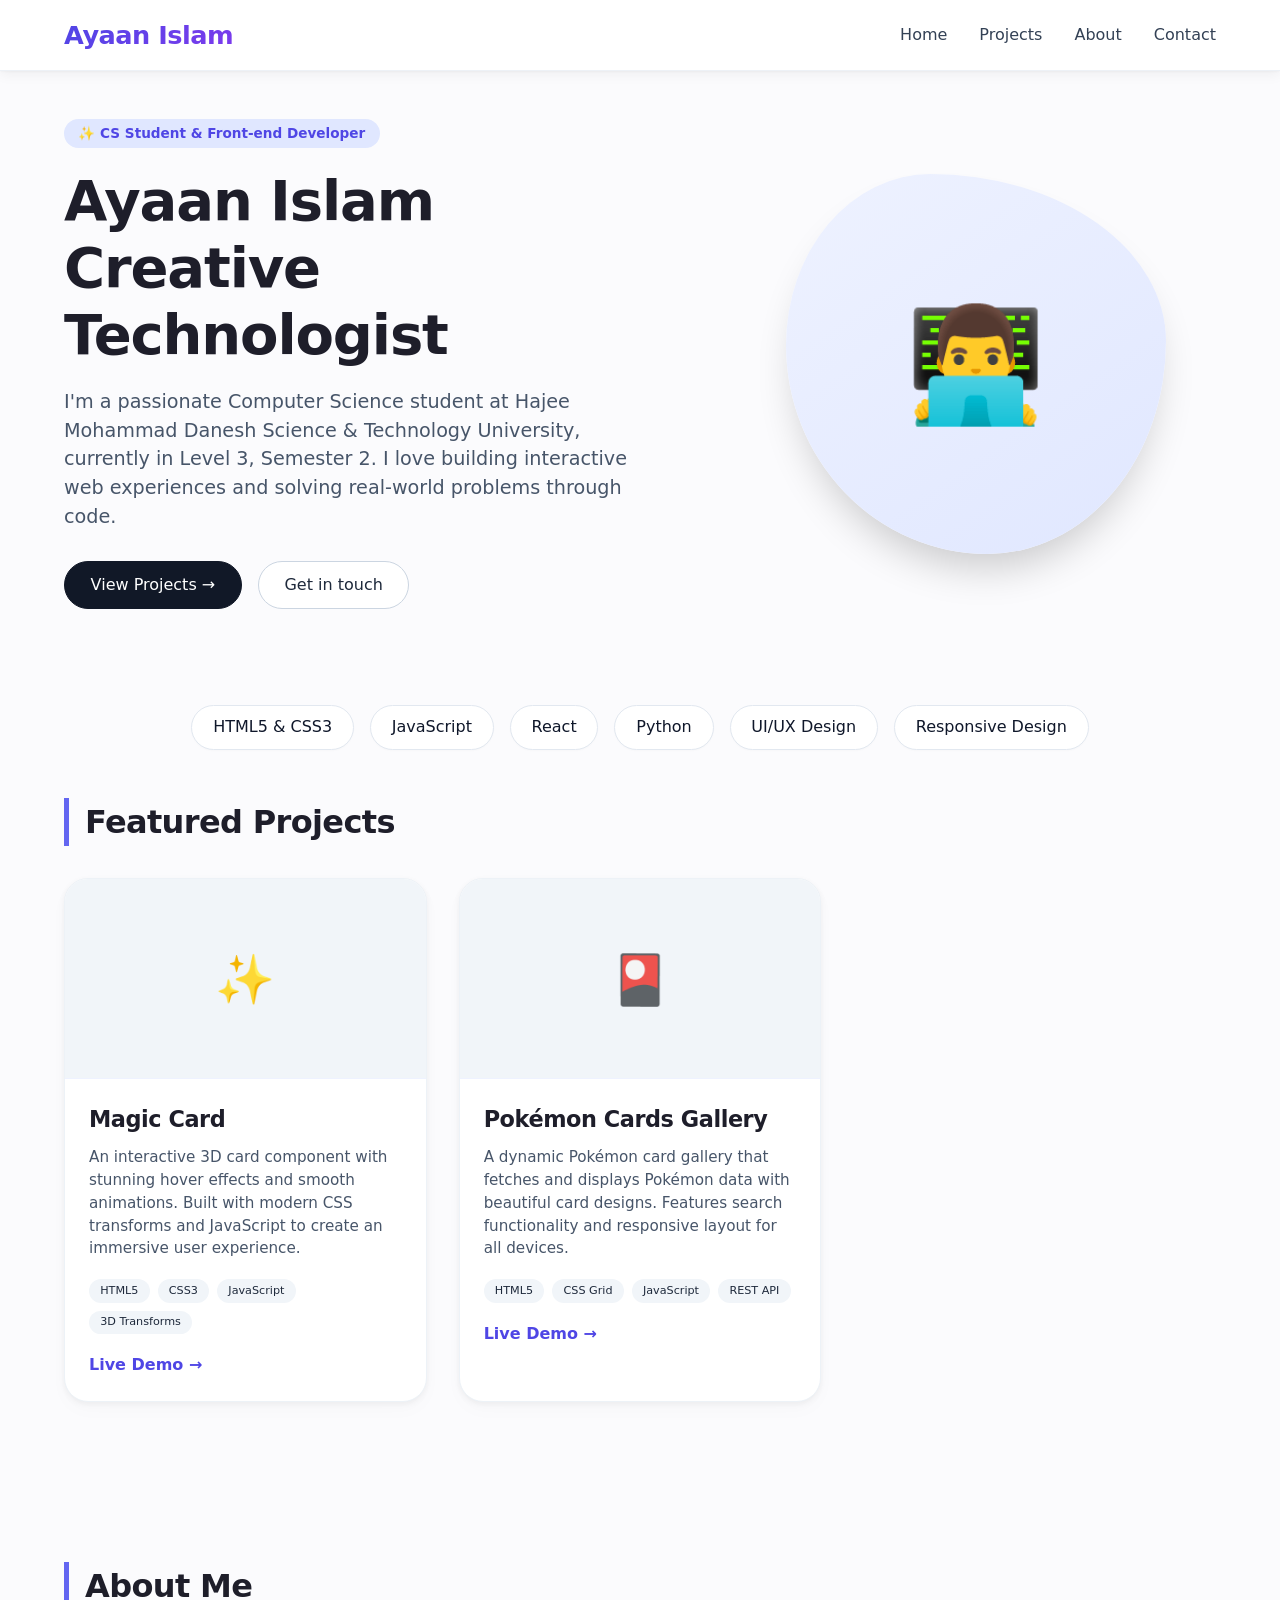
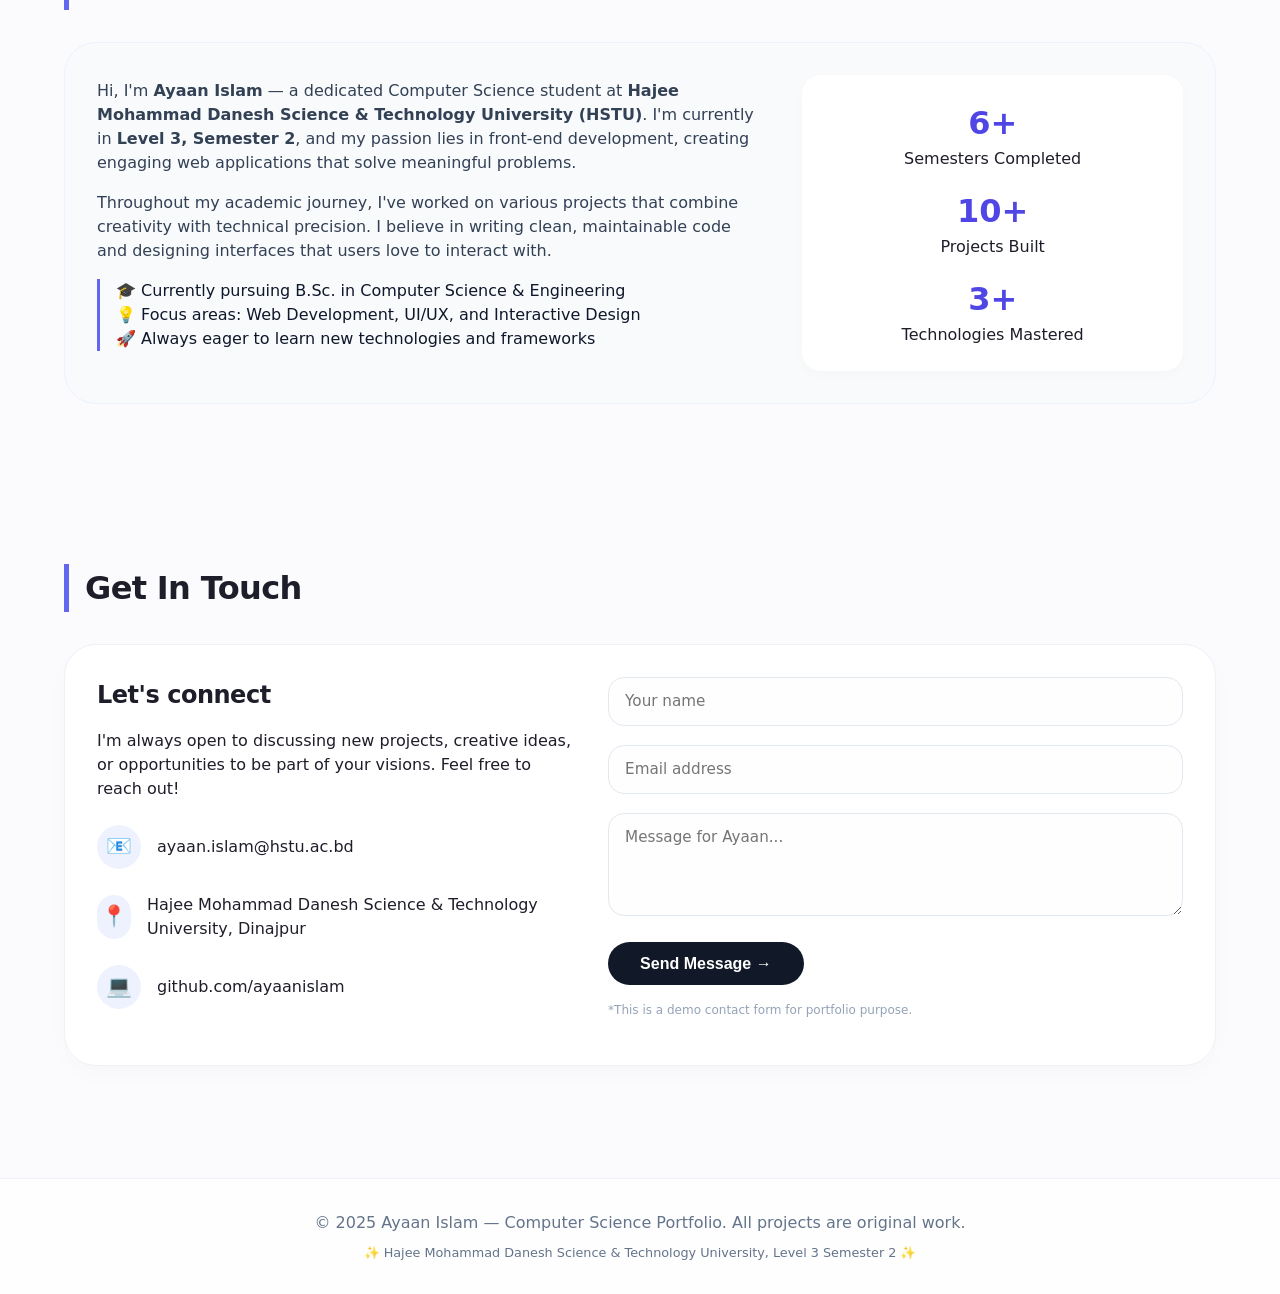
<file: index.html>
<!DOCTYPE html>
<html lang="en">
<head>
  <meta charset="UTF-8">
  <meta name="viewport" content="width=device-width, initial-scale=1.0, viewport-fit=cover">
  <title>Ayaan Islam | Computer Science Portfolio</title>
  <!-- External CSS -->
  <link rel="stylesheet" href="style.css">
  
  <style>
    /* Override avatar size to make it bigger */
    .avatar {
      width: 380px !important;
      height: 380px !important;
      font-size: 7rem !important;
    }
  
    /* Adjust for mobile screens */
    @media (max-width: 768px) {
      .avatar {
        width: 260px !important;
        height: 260px !important;
        font-size: 5rem !important;
      }
    }
  </style>

</head>
<body>
  <nav class="navbar">
    <div class="nav-container">
      <div class="logo">Ayaan Islam</div>
      <ul class="nav-links">
        <li><a href="#home">Home</a></li>
        <li><a href="#projects">Projects</a></li>
        <li><a href="#about">About</a></li>
        <li><a href="#contact">Contact</a></li>
      </ul>
    </div>
  </nav>

  <main>
    <!-- Hero / Home Section -->
    <section id="home" class="section">
      <div class="container hero">
        <div class="hero-content">
          <span class="hero-badge">✨ CS Student & Front-end Developer</span>
          <h1>Ayaan Islam<br>Creative Technologist</h1>
          <p>I'm a passionate Computer Science student at Hajee Mohammad Danesh Science & Technology University, currently in Level 3, Semester 2. I love building interactive web experiences and solving real-world problems through code.</p>
          <div class="btn-group">
            <a href="#projects" class="btn btn-primary">View Projects →</a>
            <a href="#contact" class="btn btn-outline">Get in touch</a>
          </div>
        </div>
        <div class="hero-image">
          <div class="avatar">
            <span>👨‍💻</span>
          </div>
        </div>
      </div>
    </section>

    <!-- Skills highlight -->
    <div class="container" style="margin-bottom: -2rem;">
      <div class="skills-grid" style="justify-content: center;">
        <span class="skill-tag">HTML5 & CSS3</span>
        <span class="skill-tag">JavaScript</span>
        <span class="skill-tag">React</span>
        <span class="skill-tag">Python</span>
        <span class="skill-tag">UI/UX Design</span>
        <span class="skill-tag">Responsive Design</span>
      </div>
    </div>

    <!-- Projects Section -->
    <section id="projects" class="section">
      <div class="container">
        <h2>Featured Projects</h2>
        <div class="projects-grid">
          <!-- Project 1 - Magic Card -->
          <div class="project-card">
            <div class="card-img">✨</div>
            <div class="card-content">
              <h3>Magic Card</h3>
              <p>An interactive 3D card component with stunning hover effects and smooth animations. Built with modern CSS transforms and JavaScript to create an immersive user experience.</p>
              <div class="tech-stack">
                <span class="tech">HTML5</span>
                <span class="tech">CSS3</span>
                <span class="tech">JavaScript</span>
                <span class="tech">3D Transforms</span>
              </div>
              <a href="index1.html" class="card-link" target="_blank">Live Demo →</a>
            </div>
          </div>
          <!-- Project 2 - Pokemon Cards -->
          <div class="project-card">
            <div class="card-img">🎴</div>
            <div class="card-content">
              <h3>Pokémon Cards Gallery</h3>
              <p>A dynamic Pokémon card gallery that fetches and displays Pokémon data with beautiful card designs. Features search functionality and responsive layout for all devices.</p>
              <div class="tech-stack">
                <span class="tech">HTML5</span>
                <span class="tech">CSS Grid</span>
                <span class="tech">JavaScript</span>
                <span class="tech">REST API</span>
              </div>
              <a href="index2.html" class="card-link" target="_blank">Live Demo →</a>
            </div>
          </div>
        </div>
      </div>
    </section>

    <!-- About Section - University Details -->
    <section id="about" class="section">
      <div class="container">
        <h2>About Me</h2>
        <div class="about-wrapper">
          <div class="about-text">
            <p>Hi, I'm <strong>Ayaan Islam</strong> — a dedicated Computer Science student at <strong>Hajee Mohammad Danesh Science & Technology University (HSTU)</strong>. I'm currently in <strong>Level 3, Semester 2</strong>, and my passion lies in front-end development, creating engaging web applications that solve meaningful problems.</p>
            <p>Throughout my academic journey, I've worked on various projects that combine creativity with technical precision. I believe in writing clean, maintainable code and designing interfaces that users love to interact with.</p>
            <div class="about-highlight">
              🎓 Currently pursuing B.Sc. in Computer Science & Engineering<br>
              💡 Focus areas: Web Development, UI/UX, and Interactive Design<br>
              🚀 Always eager to learn new technologies and frameworks
            </div>
          </div>
          <div class="about-stats">
            <div class="stat">
              <div class="stat-number">6+</div>
              <div>Semesters Completed</div>
            </div>
            <div class="stat">
              <div class="stat-number">10+</div>
              <div>Projects Built</div>
            </div>
            <div class="stat">
              <div class="stat-number">3+</div>
              <div>Technologies Mastered</div>
            </div>
          </div>
        </div>
      </div>
    </section>

    <!-- Contact Section -->
    <section id="contact" class="section">
      <div class="container">
        <h2>Get In Touch</h2>
        <div class="contact-grid">
          <div class="contact-info">
            <h3>Let's connect</h3>
            <p>I'm always open to discussing new projects, creative ideas, or opportunities to be part of your visions. Feel free to reach out!</p>
            <div class="contact-detail">
              <div class="contact-icon">📧</div>
              <div>ayaan.islam@hstu.ac.bd</div>
            </div>
            <div class="contact-detail">
              <div class="contact-icon">📍</div>
              <div>Hajee Mohammad Danesh Science & Technology University, Dinajpur</div>
            </div>
            <div class="contact-detail">
              <div class="contact-icon">💻</div>
              <div>github.com/ayaanislam</div>
            </div>
          </div>
          <div class="contact-form">
            <form id="demo-form" action="#" method="post">
              <div class="form-group">
                <input type="text" placeholder="Your name" required>
              </div>
              <div class="form-group">
                <input type="email" placeholder="Email address" required>
              </div>
              <div class="form-group">
                <textarea rows="4" placeholder="Message for Ayaan..."></textarea>
              </div>
              <button type="submit" id="submitBtn">Send Message →</button>
            </form>
            <p style="font-size:0.75rem; margin-top:1rem; color:#94a3b8;">*This is a demo contact form for portfolio purpose.</p>
          </div>
        </div>
      </div>
    </section>
  </main>

  <footer>
    <div class="container">
      <p>© 2025 Ayaan Islam — Computer Science Portfolio. All projects are original work.</p>
      <p style="margin-top: 0.5rem; font-size: 0.8rem;">✨ Hajee Mohammad Danesh Science & Technology University, Level 3 Semester 2 ✨</p>
    </div>
  </footer>

  <!-- Simple form interaction -->
  <script>
    (function() {
      const form = document.getElementById('demo-form');
      if(form) {
        form.addEventListener('submit', function(e) {
          e.preventDefault();
          const inputs = form.querySelectorAll('input, textarea');
          let hasEmpty = false;
          inputs.forEach(inp => {
            if(inp.value.trim() === '') hasEmpty = true;
          });
          if(hasEmpty) {
            alert('✨ Please fill in all fields before sending.');
          } else {
            alert('🌟 Thanks for reaching out, Ayaan will get back to you soon!');
            form.reset();
          }
        });
      }
    })();
  </script>
</body>
</html>
</file>
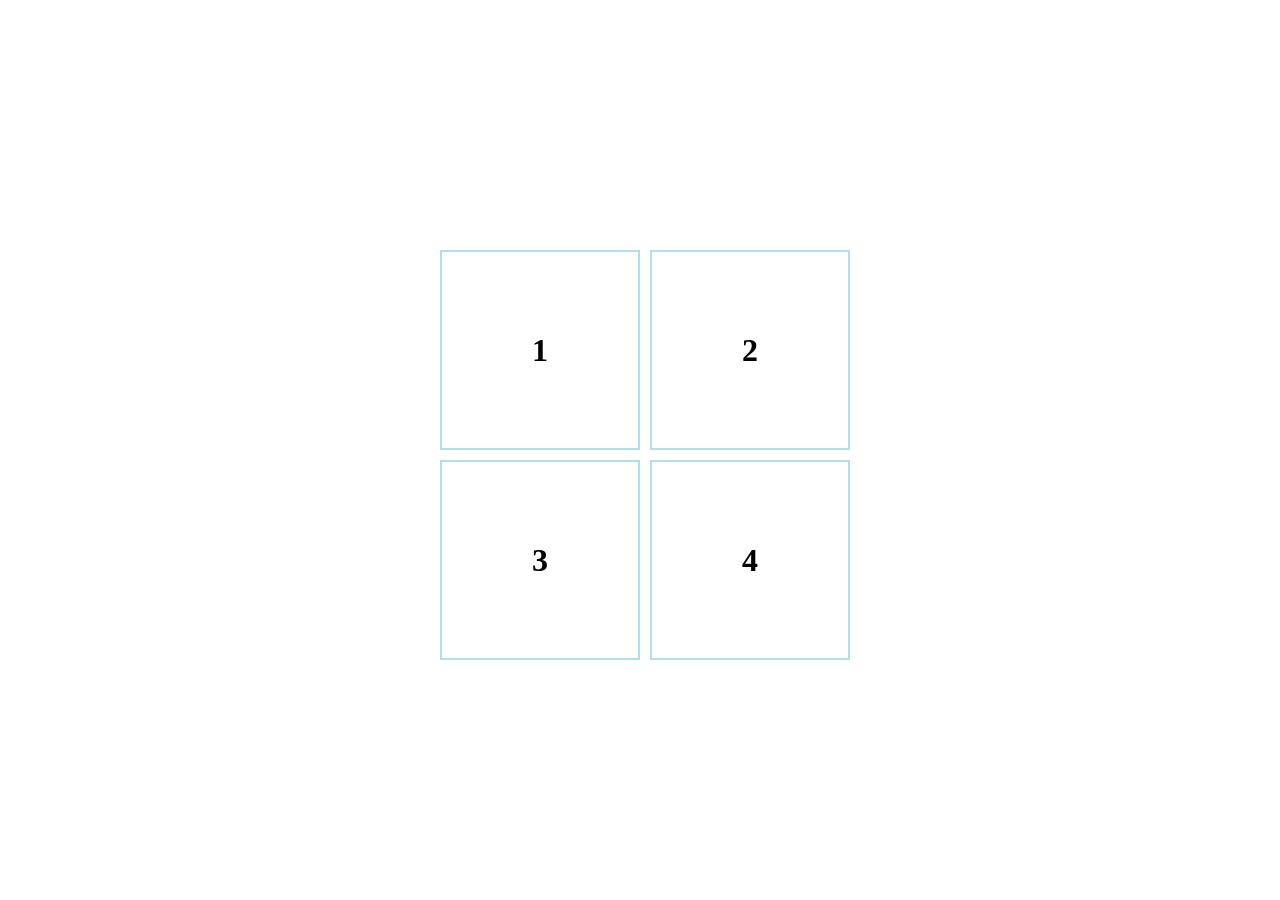
<file: index1.html>
<!doctype html>
<html lang="en">
  <head>
    <meta charset="UTF-8" />
    <meta name="viewport" content="width=device-width, initial-scale=1.0" />
    <title>Document</title>
    <link
      rel="icon"
      type="image/x-icon"
      href="[data-uri]"
    />
    <link rel="stylesheet" href="style1.css" />
  </head>
  <body>
    <div id="main">
      <div id="box">
        <div class="rect">
          <div class="shape" id="sq1"><h1>1</h1></div>
          <div class="shape" id="sq2"><h1>2</h1></div>
        </div>
        <div class="rect">
          <div class="shape" id="sq3"><h1>3</h1></div>
          <div class="shape" id="sq4"><h1>4</h1></div>
        </div>
      </div>
    </div>

    <script src="script1.js"></script>
  </body>
</html>
</file>
<file: style.css>
/* ---------- RESET & GLOBAL ---------- */
* {
  margin: 0;
  padding: 0;
  box-sizing: border-box;
}

body {
  background: #fbfbfd;
  font-family: 'Inter', system-ui, -apple-system, 'Segoe UI', Roboto, Helvetica, sans-serif;
  color: #1e1e2a;
  line-height: 1.5;
  scroll-behavior: smooth;
}

/* custom smooth scroll offset for anchor links */
html {
  scroll-padding-top: 5rem;
}

/* container utility */
.container {
  max-width: 1200px;
  margin: 0 auto;
  padding: 0 1.5rem;
}

/* ---------- TYPOGRAPHY ---------- */
h1, h2, h3 {
  font-weight: 600;
  letter-spacing: -0.02em;
}

h1 {
  font-size: 3.5rem;
  line-height: 1.2;
}

h2 {
  font-size: 2rem;
  margin-bottom: 2rem;
  border-left: 5px solid #6366f1;
  padding-left: 1rem;
}

.section {
  padding: 5rem 0;
}

.section:first-of-type {
  padding-top: 3rem;
}

/* ---------- NAVBAR ---------- */
.navbar {
  position: sticky;
  top: 0;
  background: rgba(255, 255, 255, 0.92);
  backdrop-filter: blur(12px);
  box-shadow: 0 1px 2px rgba(0, 0, 0, 0.03), 0 4px 12px rgba(0, 0, 0, 0.05);
  z-index: 100;
  border-bottom: 1px solid rgba(226, 232, 240, 0.6);
}

.nav-container {
  display: flex;
  align-items: center;
  justify-content: space-between;
  flex-wrap: wrap;
  padding: 1rem 1.5rem;
  max-width: 1200px;
  margin: 0 auto;
}

.logo {
  font-size: 1.6rem;
  font-weight: 700;
  background: linear-gradient(135deg, #4f46e5, #7c3aed);
  background-clip: text;
  -webkit-background-clip: text;
  color: transparent;
  letter-spacing: -0.02em;
}

.nav-links {
  display: flex;
  gap: 2rem;
  list-style: none;
}

.nav-links a {
  text-decoration: none;
  font-weight: 500;
  color: #334155;
  transition: color 0.2s ease;
  font-size: 1rem;
}

.nav-links a:hover {
  color: #4f46e5;
}

/* ---------- HERO SECTION ---------- */
.hero {
  display: flex;
  flex-wrap: wrap;
  align-items: center;
  justify-content: space-between;
  gap: 2rem;
}

.hero-content {
  flex: 1.2;
}

.hero-badge {
  display: inline-block;
  background: #e0e7ff;
  color: #4f46e5;
  font-size: 0.85rem;
  font-weight: 600;
  padding: 0.25rem 0.9rem;
  border-radius: 40px;
  margin-bottom: 1.2rem;
}

.hero-content p {
  font-size: 1.2rem;
  color: #475569;
  margin: 1.2rem 0 1.8rem;
  max-width: 90%;
}

.btn-group {
  display: flex;
  gap: 1rem;
  flex-wrap: wrap;
}

.btn {
  display: inline-block;
  background: white;
  border: 1px solid #cbd5e1;
  padding: 0.7rem 1.6rem;
  border-radius: 40px;
  font-weight: 500;
  text-decoration: none;
  color: #1e293b;
  transition: all 0.2s;
}

.btn-primary {
  background: #111827;
  border-color: #111827;
  color: white;
}

.btn-primary:hover {
  background: #374151;
  transform: translateY(-2px);
  box-shadow: 0 8px 20px rgba(0, 0, 0, 0.08);
}

.btn-outline:hover {
  background: #f8fafc;
  border-color: #94a3b8;
  transform: translateY(-2px);
}

.hero-image {
  flex: 0.9;
  display: flex;
  justify-content: center;
}

.avatar {
  width: 280px;
  height: 280px;
  background: linear-gradient(145deg, #eef2ff, #e0e7ff);
  border-radius: 38% 62% 47% 53% / 45% 44% 56% 55%;
  display: flex;
  align-items: center;
  justify-content: center;
  box-shadow: 0 25px 40px -12px rgba(0, 0, 0, 0.2);
  overflow: hidden;
}

/* Profile Image Styling */
.profile-img {
  width: 100%;
  height: 100%;
  object-fit: cover;
  object-position: center;
}

/* ---------- SKILLS SECTION ---------- */
.skills-grid {
  display: flex;
  flex-wrap: wrap;
  gap: 1rem;
  margin-top: 1rem;
}

.skill-tag {
  background: white;
  border: 1px solid #e2e8f0;
  padding: 0.6rem 1.3rem;
  border-radius: 60px;
  font-weight: 500;
  color: #0f172a;
  transition: all 0.2s;
  box-shadow: 0 1px 2px rgba(0,0,0,0.02);
}

.skill-tag:hover {
  border-color: #6366f1;
  background: #f5f3ff;
  transform: scale(1.02);
}

/* ---------- PROJECTS CARDS ---------- */
.projects-grid {
  display: grid;
  grid-template-columns: repeat(auto-fill, minmax(320px, 1fr));
  gap: 2rem;
  margin-top: 1rem;
}

.project-card {
  background: white;
  border-radius: 1.5rem;
  overflow: hidden;
  transition: all 0.25s ease;
  box-shadow: 0 8px 20px rgba(0, 0, 0, 0.02), 0 2px 6px rgba(0, 0, 0, 0.05);
  border: 1px solid #edf2f7;
}

.project-card:hover {
  transform: translateY(-6px);
  box-shadow: 0 24px 36px -12px rgba(0, 0, 0, 0.12);
  border-color: #cbd5e1;
}

.card-img {
  height: 200px;
  background: #f1f5f9;
  display: flex;
  align-items: center;
  justify-content: center;
  font-size: 3rem;
  font-weight: 500;
  color: #334155;
  border-bottom: 1px solid #eef2ff;
}

.card-content {
  padding: 1.5rem;
}

.card-content h3 {
  font-size: 1.4rem;
  margin-bottom: 0.6rem;
}

.card-content p {
  color: #475569;
  margin-bottom: 1.2rem;
  font-size: 0.95rem;
}

.tech-stack {
  display: flex;
  flex-wrap: wrap;
  gap: 0.5rem;
  margin-bottom: 1.2rem;
}

.tech {
  background: #f1f5f9;
  padding: 0.2rem 0.7rem;
  border-radius: 40px;
  font-size: 0.7rem;
  font-weight: 500;
  color: #1e293b;
}

.card-link {
  text-decoration: none;
  font-weight: 600;
  color: #4f46e5;
  display: inline-flex;
  align-items: center;
  gap: 0.3rem;
}

.card-link:hover {
  gap: 0.6rem;
  text-decoration: underline;
}

/* ---------- ABOUT SECTION ---------- */
.about-wrapper {
  display: flex;
  flex-wrap: wrap;
  gap: 2.5rem;
  align-items: center;
  background: #f8fafc;
  padding: 2rem;
  border-radius: 2rem;
  border: 1px solid #eef2ff;
}

.about-text {
  flex: 2;
}

.about-text p {
  margin-bottom: 1rem;
  color: #334155;
}

.about-highlight {
  font-weight: 500;
  color: #0f172a;
  border-left: 3px solid #6366f1;
  padding-left: 1rem;
  margin: 1rem 0;
}

.about-stats {
  flex: 1;
  display: flex;
  flex-direction: column;
  gap: 1rem;
  background: white;
  padding: 1.5rem;
  border-radius: 1.2rem;
  box-shadow: 0 4px 12px rgba(0,0,0,0.02);
}

.stat {
  text-align: center;
}

.stat-number {
  font-size: 2rem;
  font-weight: 800;
  color: #4f46e5;
}

/* ---------- CONTACT SECTION ---------- */
.contact-grid {
  display: flex;
  flex-wrap: wrap;
  gap: 2rem;
  background: #ffffff;
  border-radius: 2rem;
  box-shadow: 0 8px 24px rgba(0, 0, 0, 0.02);
  border: 1px solid #edf2f7;
  padding: 2rem;
}

.contact-info {
  flex: 1;
}

.contact-info h3 {
  font-size: 1.5rem;
  margin-bottom: 1rem;
}

.contact-detail {
  display: flex;
  align-items: center;
  gap: 1rem;
  margin: 1.5rem 0;
}

.contact-icon {
  background: #eef2ff;
  width: 44px;
  height: 44px;
  display: flex;
  align-items: center;
  justify-content: center;
  border-radius: 60px;
  font-size: 1.3rem;
}

.contact-form {
  flex: 1.2;
}

.form-group {
  margin-bottom: 1.2rem;
}

input, textarea {
  width: 100%;
  padding: 0.9rem 1rem;
  border: 1px solid #e2e8f0;
  border-radius: 1rem;
  font-family: inherit;
  font-size: 0.95rem;
  transition: 0.2s;
  background: #fefefe;
}

input:focus, textarea:focus {
  outline: none;
  border-color: #6366f1;
  box-shadow: 0 0 0 3px rgba(99, 102, 241, 0.1);
}

button {
  background: #111827;
  color: white;
  border: none;
  padding: 0.8rem 2rem;
  border-radius: 2rem;
  font-weight: 600;
  font-size: 1rem;
  cursor: pointer;
  transition: all 0.2s;
}

button:hover {
  background: #4f46e5;
  transform: translateY(-2px);
}

/* ---------- FOOTER ---------- */
footer {
  background: #fefefe;
  border-top: 1px solid #eef2ff;
  padding: 2rem 0;
  text-align: center;
  color: #64748b;
  margin-top: 2rem;
}

/* ---------- RESPONSIVE ---------- */
@media (max-width: 768px) {
  h1 {
    font-size: 2.5rem;
  }
  .nav-container {
    flex-direction: column;
    gap: 0.8rem;
  }
  .nav-links {
    gap: 1.2rem;
    flex-wrap: wrap;
    justify-content: center;
  }
  .hero-content p {
    max-width: 100%;
  }
  .hero {
    flex-direction: column-reverse;
    text-align: center;
  }
  .btn-group {
    justify-content: center;
  }
  .about-wrapper {
    flex-direction: column;
  }
  .contact-grid {
    flex-direction: column;
  }
}
</file>
<file: style1.css>
*{
    box-sizing: border-box;
    margin: 0%;
    padding: 0%;
}

html, body{
    height: 100%;
    width: 100%;
}

#main{
    height: 100%;
    width: 100%;
    display: flex;
    align-items: center;
    justify-content: center;
}

.shape{
    height: 200px;
    width: 200px;
    border: 2px solid powderblue;
    font-family: 'Montserrat';
    display: flex;
    align-items: center;
    justify-content: center;
    margin-top: 10px;
    margin-left: 10px;
}

.rect{
    display: flex;
}
</file>
